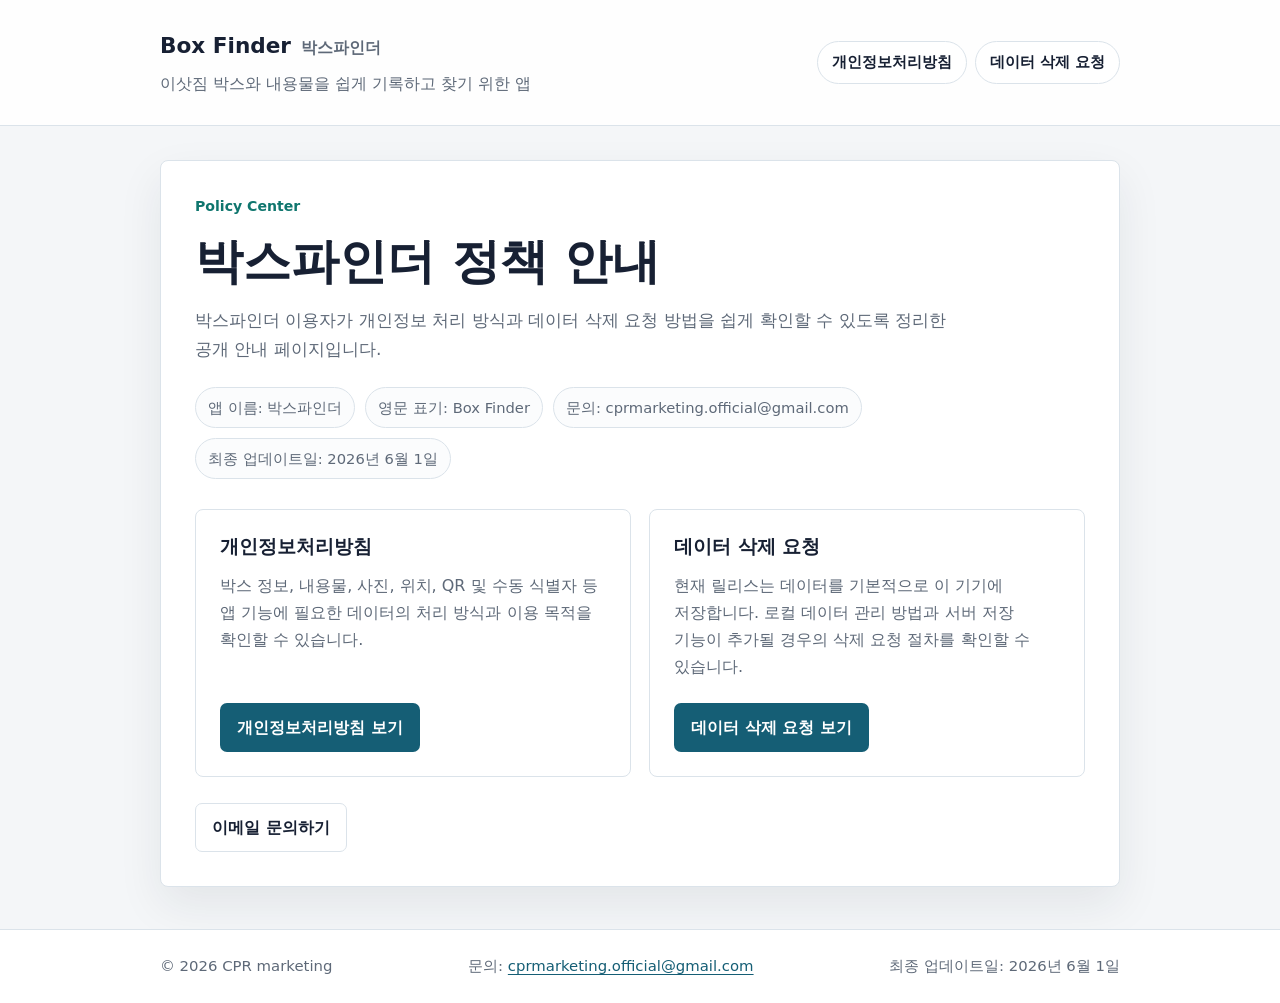
<file: index.html>
<!doctype html>
<html lang="ko">
<head>
  <meta charset="utf-8">
  <meta name="viewport" content="width=device-width, initial-scale=1">
  <title>박스파인더 정책 안내 | Box Finder</title>
  <meta name="description" content="박스파인더 개인정보처리방침과 데이터 삭제 요청 안내입니다.">
  <link rel="stylesheet" href="./styles.css">
</head>
<body>
  <a class="skip-link" href="#main-content">본문으로 바로가기</a>

  <header class="site-header">
    <div class="container header-shell">
      <div>
        <a class="brand" href="./" aria-label="박스파인더 정책 안내 홈">
          <span class="brand-main">Box Finder</span>
          <span class="brand-sub">박스파인더</span>
        </a>
        <p class="tagline">이삿짐 박스와 내용물을 쉽게 기록하고 찾기 위한 앱</p>
      </div>
      <nav class="site-nav" aria-label="주요 정책 페이지">
        <a href="./privacy-policy/">개인정보처리방침</a>
        <a href="./delete-account/">데이터 삭제 요청</a>
      </nav>
    </div>
  </header>

  <main id="main-content" class="page-main">
    <div class="container">
      <section class="panel" aria-labelledby="page-title">
        <div class="panel-inner">
          <p class="eyebrow">Policy Center</p>
          <h1 id="page-title">박스파인더 정책 안내</h1>
          <p class="lead">
            박스파인더 이용자가 개인정보 처리 방식과 데이터 삭제 요청 방법을 쉽게 확인할 수 있도록 정리한 공개 안내 페이지입니다.
          </p>

          <ul class="meta-list" aria-label="서비스 정보">
            <li>앱 이름: 박스파인더</li>
            <li>영문 표기: Box Finder</li>
            <li>문의: cprmarketing.official@gmail.com</li>
            <li>최종 업데이트일: 2026년 6월 1일</li>
          </ul>

          <div class="resource-grid">
            <article class="resource-card">
              <h2>개인정보처리방침</h2>
              <p>
                박스 정보, 내용물, 사진, 위치, QR 및 수동 식별자 등 앱 기능에 필요한 데이터의 처리 방식과 이용 목적을 확인할 수 있습니다.
              </p>
              <div class="button-row">
                <a class="button" href="./privacy-policy/">개인정보처리방침 보기</a>
              </div>
            </article>

            <article class="resource-card">
              <h2>데이터 삭제 요청</h2>
              <p>
                현재 릴리스는 데이터를 기본적으로 이 기기에 저장합니다. 로컬 데이터 관리 방법과 서버 저장 기능이 추가될 경우의 삭제 요청 절차를 확인할 수 있습니다.
              </p>
              <div class="button-row">
                <a class="button" href="./delete-account/">데이터 삭제 요청 보기</a>
              </div>
            </article>
          </div>

          <div class="button-row">
            <a class="button secondary" href="mailto:cprmarketing.official@gmail.com">이메일 문의하기</a>
          </div>
        </div>
      </section>
    </div>
  </main>

  <footer class="site-footer">
    <div class="container footer-grid">
      <p>© 2026 CPR marketing</p>
      <p>문의: <a href="mailto:cprmarketing.official@gmail.com">cprmarketing.official@gmail.com</a></p>
      <p>최종 업데이트일: 2026년 6월 1일</p>
    </div>
  </footer>
</body>
</html>
</file>
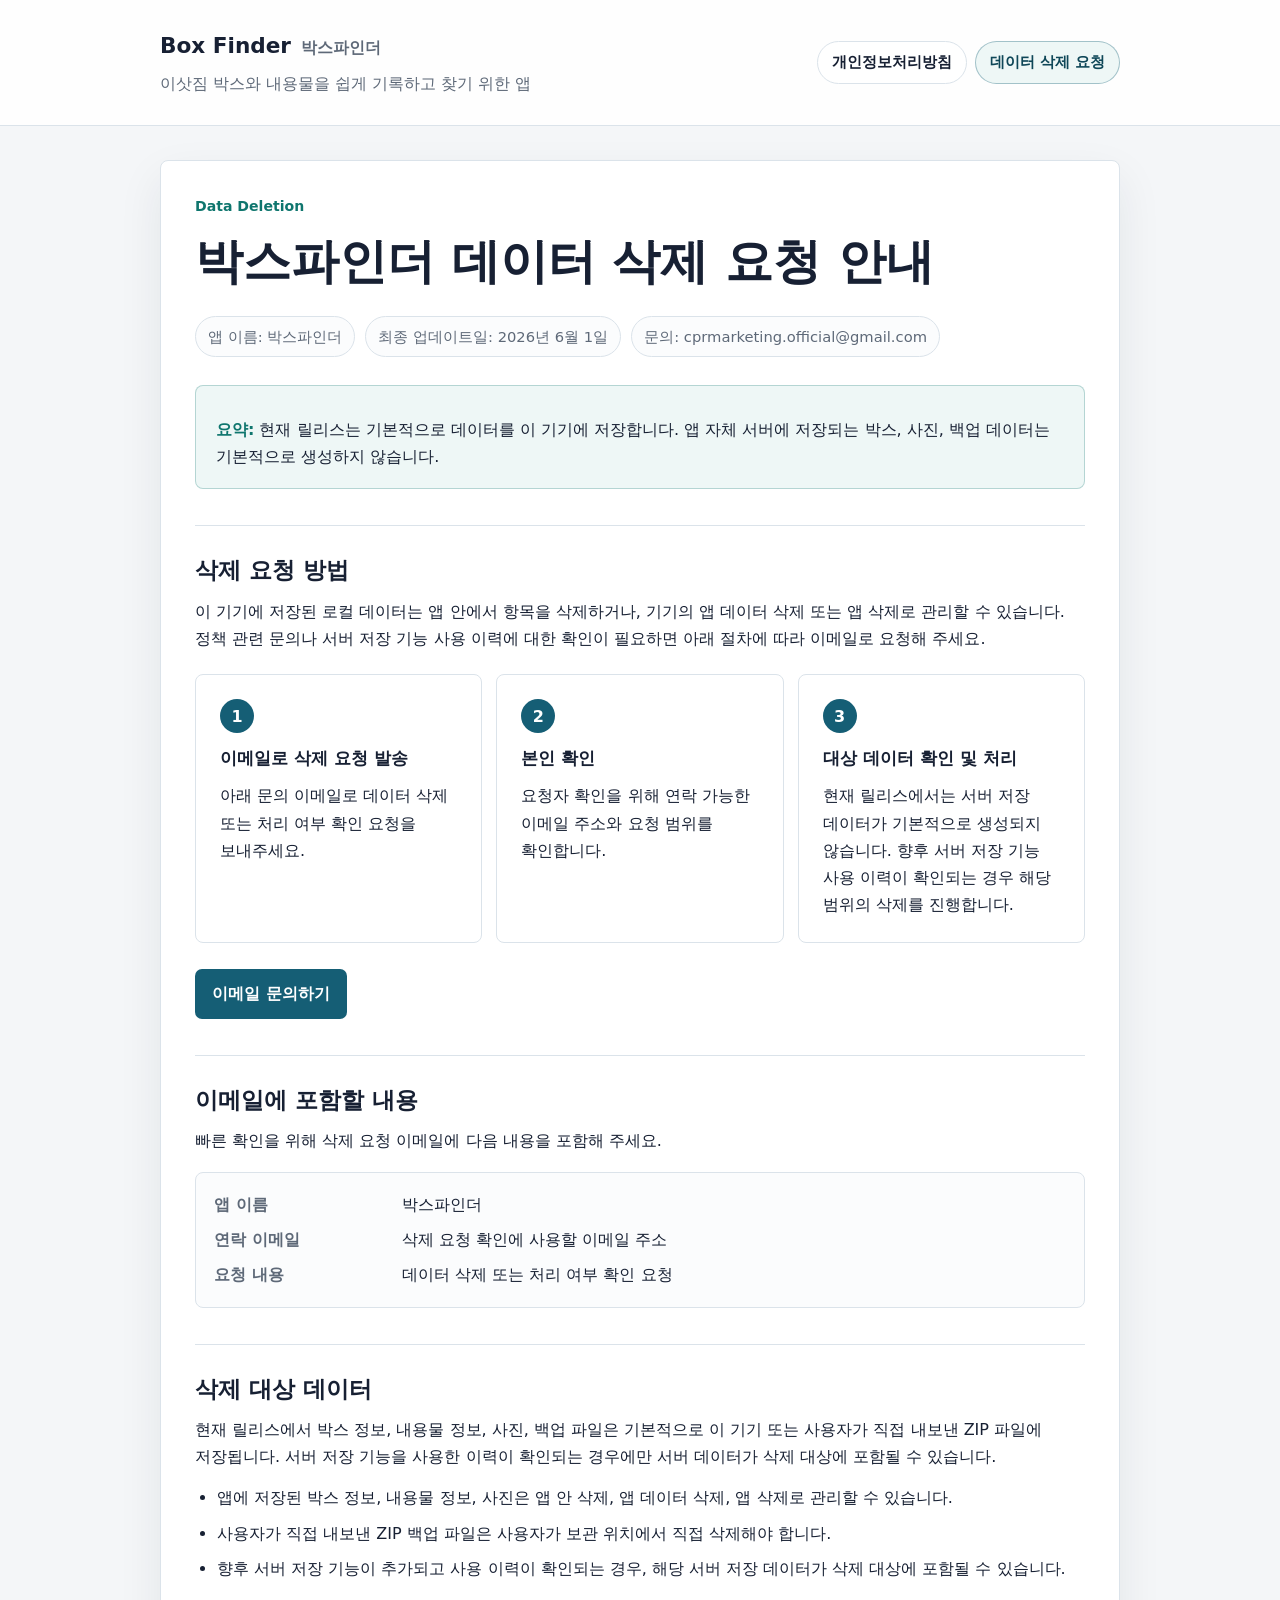
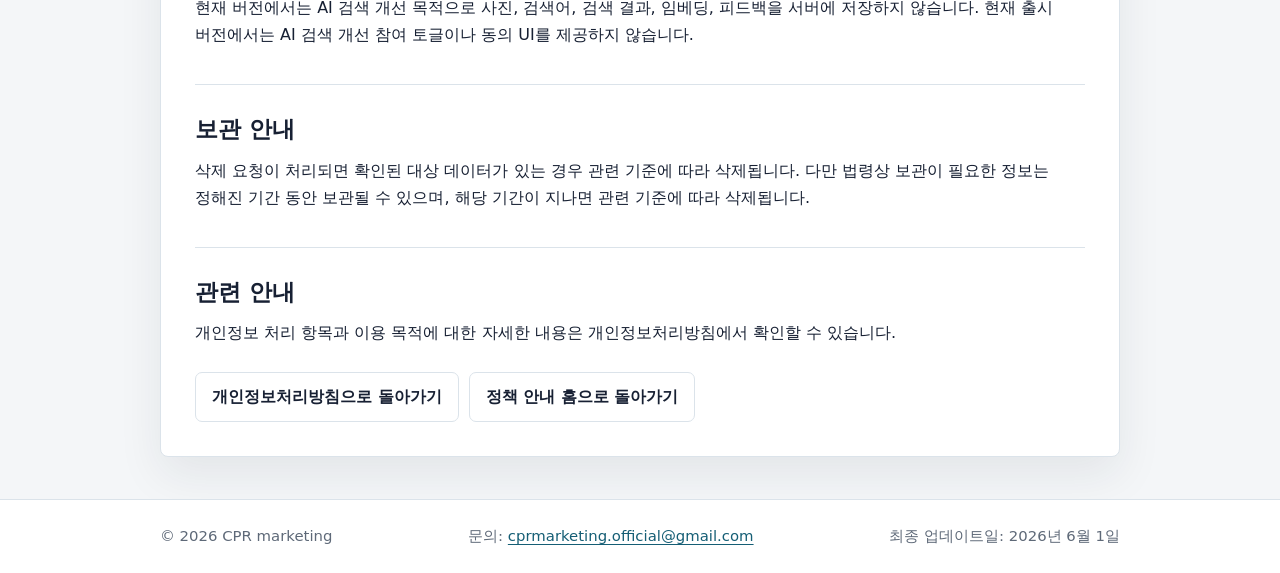
<file: delete-account/index.html>
<!doctype html>
<html lang="ko">
<head>
  <meta charset="utf-8">
  <meta name="viewport" content="width=device-width, initial-scale=1">
  <title>박스파인더 데이터 삭제 요청 안내 | Box Finder</title>
  <meta name="description" content="박스파인더 로컬 데이터 관리와 데이터 삭제 요청 방법 안내입니다.">
  <link rel="stylesheet" href="../styles.css">
</head>
<body>
  <a class="skip-link" href="#main-content">본문으로 바로가기</a>

  <header class="site-header">
    <div class="container header-shell">
      <div>
        <a class="brand" href="../" aria-label="박스파인더 정책 안내 홈">
          <span class="brand-main">Box Finder</span>
          <span class="brand-sub">박스파인더</span>
        </a>
        <p class="tagline">이삿짐 박스와 내용물을 쉽게 기록하고 찾기 위한 앱</p>
      </div>
      <nav class="site-nav" aria-label="주요 정책 페이지">
        <a href="../privacy-policy/">개인정보처리방침</a>
        <a href="../delete-account/" aria-current="page">데이터 삭제 요청</a>
      </nav>
    </div>
  </header>

  <main id="main-content" class="page-main">
    <div class="container">
      <article class="panel" aria-labelledby="page-title">
        <div class="panel-inner">
          <p class="eyebrow">Data Deletion</p>
          <h1 id="page-title">박스파인더 데이터 삭제 요청 안내</h1>
          <ul class="meta-list" aria-label="문서 정보">
            <li>앱 이름: 박스파인더</li>
            <li>최종 업데이트일: 2026년 6월 1일</li>
            <li>문의: cprmarketing.official@gmail.com</li>
          </ul>

          <div class="summary-box">
            <p>
              <strong>요약:</strong> 현재 릴리스는 기본적으로 데이터를 이 기기에 저장합니다. 앱 자체 서버에 저장되는 박스, 사진, 백업 데이터는 기본적으로 생성하지 않습니다.
            </p>
          </div>

          <section aria-labelledby="request-steps">
            <h2 id="request-steps">삭제 요청 방법</h2>
            <p>
              이 기기에 저장된 로컬 데이터는 앱 안에서 항목을 삭제하거나, 기기의 앱 데이터 삭제 또는 앱 삭제로 관리할 수 있습니다. 정책 관련 문의나 서버 저장 기능 사용 이력에 대한 확인이 필요하면 아래 절차에 따라 이메일로 요청해 주세요.
            </p>
            <ol class="steps">
              <li class="step-card">
                <h3>이메일로 삭제 요청 발송</h3>
                <p>아래 문의 이메일로 데이터 삭제 또는 처리 여부 확인 요청을 보내주세요.</p>
              </li>
              <li class="step-card">
                <h3>본인 확인</h3>
                <p>요청자 확인을 위해 연락 가능한 이메일 주소와 요청 범위를 확인합니다.</p>
              </li>
              <li class="step-card">
                <h3>대상 데이터 확인 및 처리</h3>
                <p>현재 릴리스에서는 서버 저장 데이터가 기본적으로 생성되지 않습니다. 향후 서버 저장 기능 사용 이력이 확인되는 경우 해당 범위의 삭제를 진행합니다.</p>
              </li>
            </ol>
            <div class="button-row">
              <a class="button" href="mailto:cprmarketing.official@gmail.com?subject=Box%20Finder%20data%20deletion%20request">이메일 문의하기</a>
            </div>
          </section>

          <section aria-labelledby="email-content">
            <h2 id="email-content">이메일에 포함할 내용</h2>
            <p>빠른 확인을 위해 삭제 요청 이메일에 다음 내용을 포함해 주세요.</p>
            <div class="mail-template">
              <dl>
                <dt>앱 이름</dt>
                <dd>박스파인더</dd>
                <dt>연락 이메일</dt>
                <dd>삭제 요청 확인에 사용할 이메일 주소</dd>
                <dt>요청 내용</dt>
                <dd>데이터 삭제 또는 처리 여부 확인 요청</dd>
              </dl>
            </div>
          </section>

          <section aria-labelledby="delete-scope">
            <h2 id="delete-scope">삭제 대상 데이터</h2>
            <p>현재 릴리스에서 박스 정보, 내용물 정보, 사진, 백업 파일은 기본적으로 이 기기 또는 사용자가 직접 내보낸 ZIP 파일에 저장됩니다. 서버 저장 기능을 사용한 이력이 확인되는 경우에만 서버 데이터가 삭제 대상에 포함될 수 있습니다.</p>
            <ul class="content-list">
              <li>앱에 저장된 박스 정보, 내용물 정보, 사진은 앱 안 삭제, 앱 데이터 삭제, 앱 삭제로 관리할 수 있습니다.</li>
              <li>사용자가 직접 내보낸 ZIP 백업 파일은 사용자가 보관 위치에서 직접 삭제해야 합니다.</li>
              <li>향후 서버 저장 기능이 추가되고 사용 이력이 확인되는 경우, 해당 서버 저장 데이터가 삭제 대상에 포함될 수 있습니다.</li>
            </ul>
            <p>
              현재 버전에서는 AI 검색 개선 목적으로 사진, 검색어, 검색 결과, 임베딩, 피드백을 서버에 저장하지 않습니다.
              현재 출시 버전에서는 AI 검색 개선 참여 토글이나 동의 UI를 제공하지 않습니다.
            </p>
          </section>

          <section aria-labelledby="retention-note">
            <h2 id="retention-note">보관 안내</h2>
            <p>
              삭제 요청이 처리되면 확인된 대상 데이터가 있는 경우 관련 기준에 따라 삭제됩니다.
              다만 법령상 보관이 필요한 정보는 정해진 기간 동안 보관될 수 있으며, 해당 기간이 지나면 관련 기준에 따라 삭제됩니다.
            </p>
          </section>

          <section aria-labelledby="policy-link">
            <h2 id="policy-link">관련 안내</h2>
            <p>
              개인정보 처리 항목과 이용 목적에 대한 자세한 내용은 개인정보처리방침에서 확인할 수 있습니다.
            </p>
            <div class="button-row">
              <a class="button secondary" href="../privacy-policy/">개인정보처리방침으로 돌아가기</a>
              <a class="button secondary" href="../">정책 안내 홈으로 돌아가기</a>
            </div>
          </section>
        </div>
      </article>
    </div>
  </main>

  <footer class="site-footer">
    <div class="container footer-grid">
      <p>© 2026 CPR marketing</p>
      <p>문의: <a href="mailto:cprmarketing.official@gmail.com">cprmarketing.official@gmail.com</a></p>
      <p>최종 업데이트일: 2026년 6월 1일</p>
    </div>
  </footer>
</body>
</html>
</file>
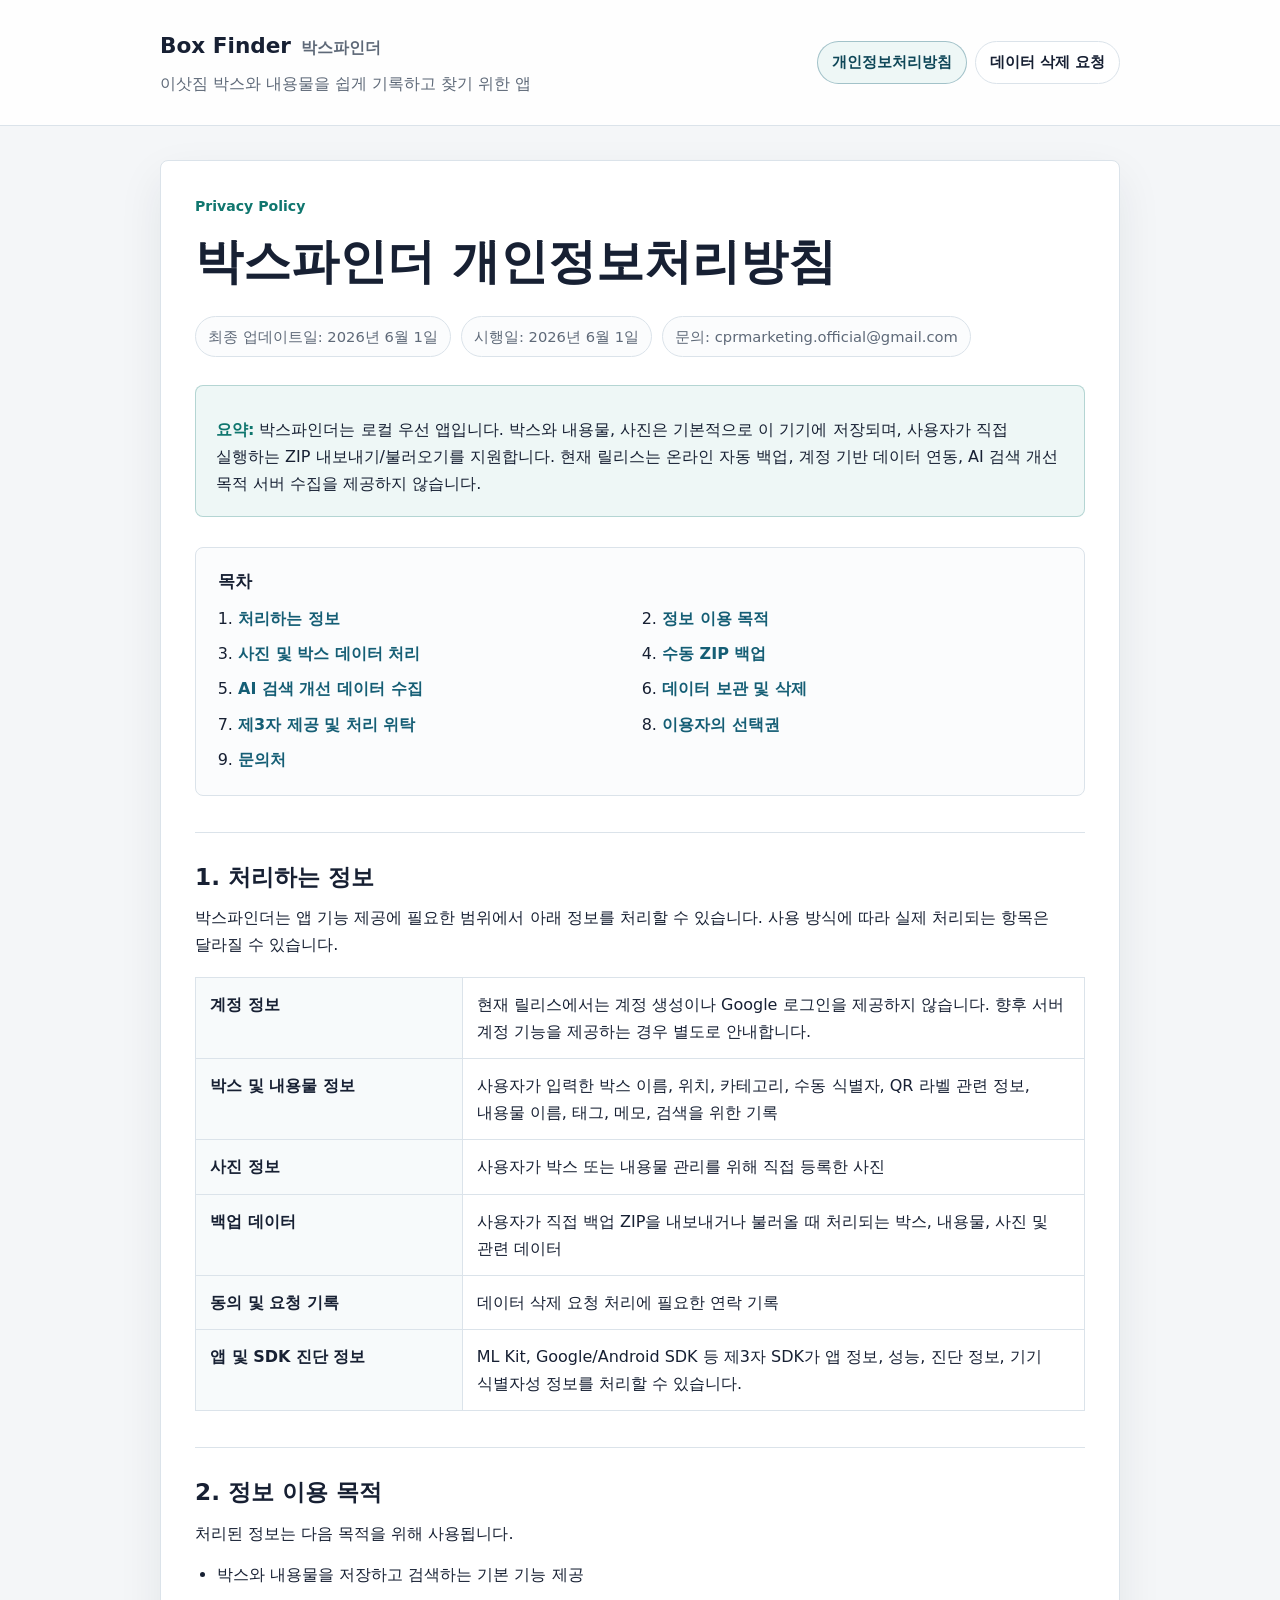
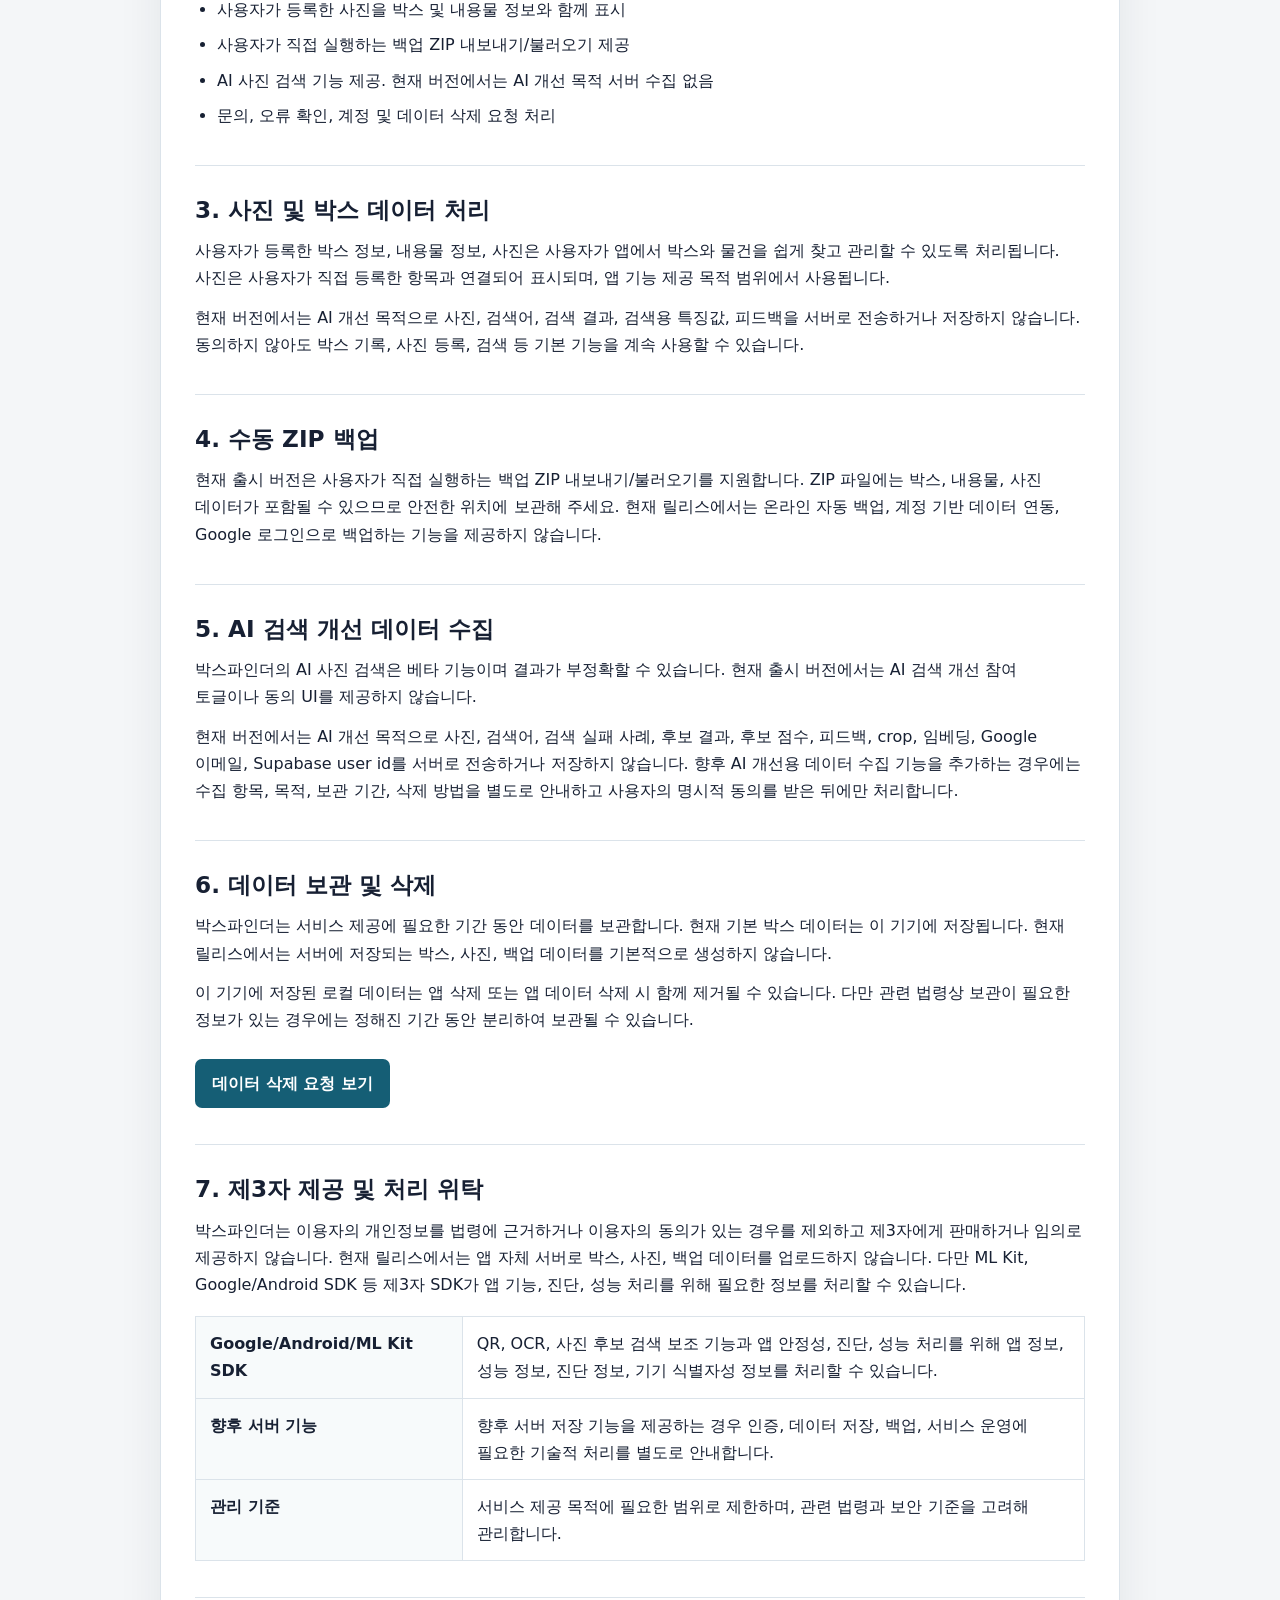
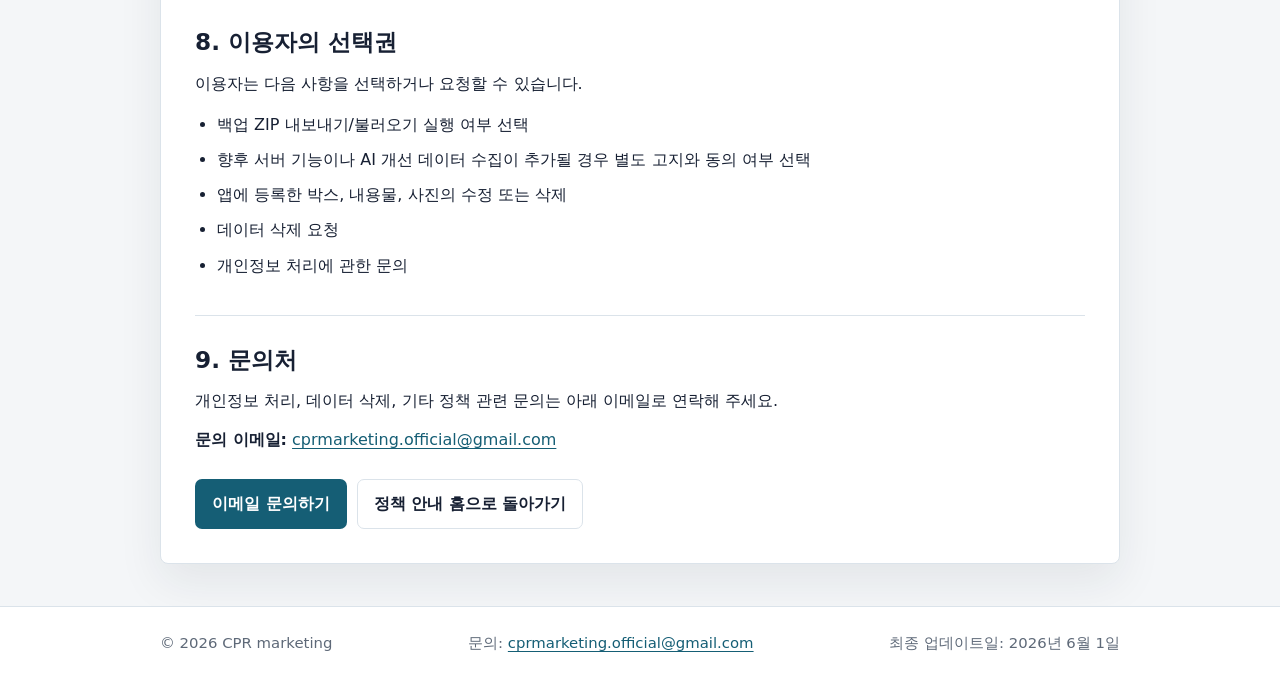
<file: privacy-policy/index.html>
<!doctype html>
<html lang="ko">
<head>
  <meta charset="utf-8">
  <meta name="viewport" content="width=device-width, initial-scale=1">
  <title>박스파인더 개인정보처리방침 | Box Finder</title>
  <meta name="description" content="박스파인더의 개인정보 처리 항목, 이용 목적, 보관 및 삭제, 이용자 선택권 안내입니다.">
  <link rel="stylesheet" href="../styles.css">
</head>
<body>
  <a class="skip-link" href="#main-content">본문으로 바로가기</a>

  <header class="site-header">
    <div class="container header-shell">
      <div>
        <a class="brand" href="../" aria-label="박스파인더 정책 안내 홈">
          <span class="brand-main">Box Finder</span>
          <span class="brand-sub">박스파인더</span>
        </a>
        <p class="tagline">이삿짐 박스와 내용물을 쉽게 기록하고 찾기 위한 앱</p>
      </div>
      <nav class="site-nav" aria-label="주요 정책 페이지">
        <a href="../privacy-policy/" aria-current="page">개인정보처리방침</a>
        <a href="../delete-account/">데이터 삭제 요청</a>
      </nav>
    </div>
  </header>

  <main id="main-content" class="page-main">
    <div class="container">
      <article class="panel" aria-labelledby="page-title">
        <div class="panel-inner">
          <p class="eyebrow">Privacy Policy</p>
          <h1 id="page-title">박스파인더 개인정보처리방침</h1>
          <ul class="meta-list" aria-label="문서 정보">
            <li>최종 업데이트일: 2026년 6월 1일</li>
            <li>시행일: 2026년 6월 1일</li>
            <li>문의: cprmarketing.official@gmail.com</li>
          </ul>

          <div class="summary-box">
            <p>
              <strong>요약:</strong> 박스파인더는 로컬 우선 앱입니다. 박스와 내용물, 사진은 기본적으로 이 기기에 저장되며, 사용자가 직접 실행하는 ZIP 내보내기/불러오기를 지원합니다. 현재 릴리스는 온라인 자동 백업, 계정 기반 데이터 연동, AI 검색 개선 목적 서버 수집을 제공하지 않습니다.
            </p>
          </div>

          <nav class="toc" aria-labelledby="toc-title">
            <h2 id="toc-title">목차</h2>
            <ol>
              <li><a href="#section-1">처리하는 정보</a></li>
              <li><a href="#section-2">정보 이용 목적</a></li>
              <li><a href="#section-3">사진 및 박스 데이터 처리</a></li>
              <li><a href="#section-4">수동 ZIP 백업</a></li>
              <li><a href="#section-5">AI 검색 개선 데이터 수집</a></li>
              <li><a href="#section-6">데이터 보관 및 삭제</a></li>
              <li><a href="#section-7">제3자 제공 및 처리 위탁</a></li>
              <li><a href="#section-8">이용자의 선택권</a></li>
              <li><a href="#section-9">문의처</a></li>
            </ol>
          </nav>

          <section id="section-1">
            <h2>1. 처리하는 정보</h2>
            <p>
              박스파인더는 앱 기능 제공에 필요한 범위에서 아래 정보를 처리할 수 있습니다. 사용 방식에 따라 실제 처리되는 항목은 달라질 수 있습니다.
            </p>
            <table class="info-table">
              <tbody>
                <tr>
                  <th scope="row">계정 정보</th>
                  <td>현재 릴리스에서는 계정 생성이나 Google 로그인을 제공하지 않습니다. 향후 서버 계정 기능을 제공하는 경우 별도로 안내합니다.</td>
                </tr>
                <tr>
                  <th scope="row">박스 및 내용물 정보</th>
                  <td>사용자가 입력한 박스 이름, 위치, 카테고리, 수동 식별자, QR 라벨 관련 정보, 내용물 이름, 태그, 메모, 검색을 위한 기록</td>
                </tr>
                <tr>
                  <th scope="row">사진 정보</th>
                  <td>사용자가 박스 또는 내용물 관리를 위해 직접 등록한 사진</td>
                </tr>
                <tr>
                  <th scope="row">백업 데이터</th>
                  <td>사용자가 직접 백업 ZIP을 내보내거나 불러올 때 처리되는 박스, 내용물, 사진 및 관련 데이터</td>
                </tr>
                <tr>
                  <th scope="row">동의 및 요청 기록</th>
                  <td>데이터 삭제 요청 처리에 필요한 연락 기록</td>
                </tr>
                <tr>
                  <th scope="row">앱 및 SDK 진단 정보</th>
                  <td>ML Kit, Google/Android SDK 등 제3자 SDK가 앱 정보, 성능, 진단 정보, 기기 식별자성 정보를 처리할 수 있습니다.</td>
                </tr>
              </tbody>
            </table>
          </section>

          <section id="section-2">
            <h2>2. 정보 이용 목적</h2>
            <p>처리된 정보는 다음 목적을 위해 사용됩니다.</p>
            <ul class="content-list">
              <li>박스와 내용물을 저장하고 검색하는 기본 기능 제공</li>
              <li>사용자가 등록한 사진을 박스 및 내용물 정보와 함께 표시</li>
              <li>사용자가 직접 실행하는 백업 ZIP 내보내기/불러오기 제공</li>
              <li>AI 사진 검색 기능 제공. 현재 버전에서는 AI 개선 목적 서버 수집 없음</li>
              <li>문의, 오류 확인, 계정 및 데이터 삭제 요청 처리</li>
            </ul>
          </section>

          <section id="section-3">
            <h2>3. 사진 및 박스 데이터 처리</h2>
            <p>
              사용자가 등록한 박스 정보, 내용물 정보, 사진은 사용자가 앱에서 박스와 물건을 쉽게 찾고 관리할 수 있도록 처리됩니다.
              사진은 사용자가 직접 등록한 항목과 연결되어 표시되며, 앱 기능 제공 목적 범위에서 사용됩니다.
            </p>
            <p>
              현재 버전에서는 AI 개선 목적으로 사진, 검색어, 검색 결과, 검색용 특징값, 피드백을 서버로 전송하거나 저장하지 않습니다.
              동의하지 않아도 박스 기록, 사진 등록, 검색 등 기본 기능을 계속 사용할 수 있습니다.
            </p>
          </section>

          <section id="section-4">
            <h2>4. 수동 ZIP 백업</h2>
            <p>
              현재 출시 버전은 사용자가 직접 실행하는 백업 ZIP 내보내기/불러오기를 지원합니다. ZIP 파일에는 박스, 내용물, 사진 데이터가 포함될 수 있으므로 안전한 위치에 보관해 주세요.
              현재 릴리스에서는 온라인 자동 백업, 계정 기반 데이터 연동, Google 로그인으로 백업하는 기능을 제공하지 않습니다.
            </p>
          </section>

          <section id="section-5">
            <h2>5. AI 검색 개선 데이터 수집</h2>
            <p>
              박스파인더의 AI 사진 검색은 베타 기능이며 결과가 부정확할 수 있습니다.
              현재 출시 버전에서는 AI 검색 개선 참여 토글이나 동의 UI를 제공하지 않습니다.
            </p>
            <p>
              현재 버전에서는 AI 개선 목적으로 사진, 검색어, 검색 실패 사례, 후보 결과, 후보 점수, 피드백, crop, 임베딩, Google 이메일, Supabase user id를 서버로 전송하거나 저장하지 않습니다.
              향후 AI 개선용 데이터 수집 기능을 추가하는 경우에는 수집 항목, 목적, 보관 기간, 삭제 방법을 별도로 안내하고 사용자의 명시적 동의를 받은 뒤에만 처리합니다.
            </p>
          </section>

          <section id="section-6">
            <h2>6. 데이터 보관 및 삭제</h2>
            <p>
              박스파인더는 서비스 제공에 필요한 기간 동안 데이터를 보관합니다. 현재 기본 박스 데이터는 이 기기에 저장됩니다. 현재 릴리스에서는 서버에 저장되는 박스, 사진, 백업 데이터를 기본적으로 생성하지 않습니다.
            </p>
            <p>
              이 기기에 저장된 로컬 데이터는 앱 삭제 또는 앱 데이터 삭제 시 함께 제거될 수 있습니다. 다만 관련 법령상 보관이 필요한 정보가 있는 경우에는 정해진 기간 동안 분리하여 보관될 수 있습니다.
            </p>
            <div class="button-row">
              <a class="button" href="../delete-account/">데이터 삭제 요청 보기</a>
            </div>
          </section>

          <section id="section-7">
            <h2>7. 제3자 제공 및 처리 위탁</h2>
            <p>
              박스파인더는 이용자의 개인정보를 법령에 근거하거나 이용자의 동의가 있는 경우를 제외하고 제3자에게 판매하거나 임의로 제공하지 않습니다.
              현재 릴리스에서는 앱 자체 서버로 박스, 사진, 백업 데이터를 업로드하지 않습니다. 다만 ML Kit, Google/Android SDK 등 제3자 SDK가 앱 기능, 진단, 성능 처리를 위해 필요한 정보를 처리할 수 있습니다.
            </p>
            <table class="info-table">
              <tbody>
                <tr>
                  <th scope="row">Google/Android/ML Kit SDK</th>
                  <td>QR, OCR, 사진 후보 검색 보조 기능과 앱 안정성, 진단, 성능 처리를 위해 앱 정보, 성능 정보, 진단 정보, 기기 식별자성 정보를 처리할 수 있습니다.</td>
                </tr>
                <tr>
                  <th scope="row">향후 서버 기능</th>
                  <td>향후 서버 저장 기능을 제공하는 경우 인증, 데이터 저장, 백업, 서비스 운영에 필요한 기술적 처리를 별도로 안내합니다.</td>
                </tr>
                <tr>
                  <th scope="row">관리 기준</th>
                  <td>서비스 제공 목적에 필요한 범위로 제한하며, 관련 법령과 보안 기준을 고려해 관리합니다.</td>
                </tr>
              </tbody>
            </table>
          </section>

          <section id="section-8">
            <h2>8. 이용자의 선택권</h2>
            <p>이용자는 다음 사항을 선택하거나 요청할 수 있습니다.</p>
            <ul class="check-list">
              <li>백업 ZIP 내보내기/불러오기 실행 여부 선택</li>
              <li>향후 서버 기능이나 AI 개선 데이터 수집이 추가될 경우 별도 고지와 동의 여부 선택</li>
              <li>앱에 등록한 박스, 내용물, 사진의 수정 또는 삭제</li>
              <li>데이터 삭제 요청</li>
              <li>개인정보 처리에 관한 문의</li>
            </ul>
          </section>

          <section id="section-9">
            <h2>9. 문의처</h2>
            <p>
              개인정보 처리, 데이터 삭제, 기타 정책 관련 문의는 아래 이메일로 연락해 주세요.
            </p>
            <p><strong>문의 이메일:</strong> <a href="mailto:cprmarketing.official@gmail.com">cprmarketing.official@gmail.com</a></p>
            <div class="button-row">
              <a class="button" href="mailto:cprmarketing.official@gmail.com">이메일 문의하기</a>
              <a class="button secondary" href="../">정책 안내 홈으로 돌아가기</a>
            </div>
          </section>
        </div>
      </article>
    </div>
  </main>

  <footer class="site-footer">
    <div class="container footer-grid">
      <p>© 2026 CPR marketing</p>
      <p>문의: <a href="mailto:cprmarketing.official@gmail.com">cprmarketing.official@gmail.com</a></p>
      <p>최종 업데이트일: 2026년 6월 1일</p>
    </div>
  </footer>
</body>
</html>
</file>
<file: styles.css>
:root {
  color-scheme: light;
  --bg: #f4f6f8;
  --surface: #ffffff;
  --surface-soft: #eef7f6;
  --text: #172033;
  --muted: #5e6978;
  --border: #dbe3ea;
  --primary: #155e75;
  --primary-dark: #0f4758;
  --accent: #0f766e;
  --shadow: 0 18px 45px rgba(23, 32, 51, 0.08);
  --radius: 8px;
}

* {
  box-sizing: border-box;
}

html {
  scroll-behavior: smooth;
}

body {
  margin: 0;
  min-width: 320px;
  background: var(--bg);
  color: var(--text);
  font-family: system-ui, -apple-system, BlinkMacSystemFont, "Segoe UI", sans-serif;
  font-size: 16px;
  line-height: 1.7;
  word-break: keep-all;
}

a {
  color: var(--primary);
  text-decoration-thickness: 0.08em;
  text-underline-offset: 0.18em;
}

a:hover,
a:focus-visible {
  color: var(--primary-dark);
}

a:focus-visible {
  outline: 3px solid rgba(21, 94, 117, 0.24);
  outline-offset: 3px;
}

.skip-link {
  position: absolute;
  left: 16px;
  top: 12px;
  z-index: 10;
  transform: translateY(-160%);
  border-radius: 6px;
  background: var(--text);
  color: #fff;
  padding: 8px 12px;
}

.skip-link:focus {
  transform: translateY(0);
}

.container {
  width: min(100% - 40px, 960px);
  margin: 0 auto;
}

.site-header {
  border-bottom: 1px solid var(--border);
  background: rgba(255, 255, 255, 0.92);
}

.header-shell {
  display: grid;
  grid-template-columns: 1fr auto;
  gap: 18px 28px;
  align-items: center;
  padding: 28px 0;
}

.brand {
  display: inline-flex;
  align-items: baseline;
  gap: 10px;
  color: var(--text);
  text-decoration: none;
}

.brand-main {
  font-size: 1.35rem;
  font-weight: 800;
  letter-spacing: 0;
}

.brand-sub {
  color: var(--muted);
  font-size: 0.98rem;
  font-weight: 700;
}

.tagline {
  margin: 6px 0 0;
  color: var(--muted);
  font-size: 0.98rem;
}

.site-nav {
  display: flex;
  flex-wrap: wrap;
  justify-content: flex-end;
  gap: 8px;
}

.site-nav a {
  display: inline-flex;
  align-items: center;
  min-height: 40px;
  border: 1px solid var(--border);
  border-radius: 999px;
  padding: 8px 14px;
  background: #fff;
  color: var(--text);
  font-size: 0.94rem;
  font-weight: 700;
  text-decoration: none;
}

.site-nav a[aria-current="page"],
.site-nav a:hover,
.site-nav a:focus-visible {
  border-color: rgba(21, 94, 117, 0.35);
  background: var(--surface-soft);
  color: var(--primary-dark);
}

.page-main {
  padding: 34px 0 42px;
}

.panel {
  border: 1px solid var(--border);
  border-radius: var(--radius);
  background: var(--surface);
  box-shadow: var(--shadow);
}

.panel-inner {
  padding: 34px;
}

.eyebrow {
  margin: 0 0 10px;
  color: var(--accent);
  font-size: 0.88rem;
  font-weight: 800;
}

h1,
h2,
h3 {
  margin: 0;
  color: var(--text);
  line-height: 1.35;
  letter-spacing: 0;
}

h1 {
  max-width: 780px;
  font-size: clamp(2rem, 4vw, 3rem);
}

h2 {
  margin-top: 36px;
  padding-top: 28px;
  border-top: 1px solid var(--border);
  font-size: 1.45rem;
}

h3 {
  font-size: 1.08rem;
}

p {
  margin: 12px 0 0;
}

.lead {
  max-width: 760px;
  color: var(--muted);
  font-size: 1.08rem;
}

.meta-list {
  display: flex;
  flex-wrap: wrap;
  gap: 10px;
  margin: 22px 0 0;
  padding: 0;
  list-style: none;
}

.meta-list li {
  border: 1px solid var(--border);
  border-radius: 999px;
  padding: 7px 12px;
  background: #fbfcfd;
  color: var(--muted);
  font-size: 0.92rem;
}

.summary-box {
  margin-top: 28px;
  border: 1px solid rgba(15, 118, 110, 0.26);
  border-radius: var(--radius);
  background: var(--surface-soft);
  padding: 18px 20px;
}

.summary-box strong {
  color: var(--accent);
}

.button-row {
  display: flex;
  flex-wrap: wrap;
  gap: 10px;
  margin-top: 26px;
}

.button {
  display: inline-flex;
  align-items: center;
  justify-content: center;
  min-height: 44px;
  border: 1px solid transparent;
  border-radius: 7px;
  padding: 10px 16px;
  background: var(--primary);
  color: #fff;
  font-weight: 800;
  text-align: center;
  text-decoration: none;
}

.button:hover,
.button:focus-visible {
  background: var(--primary-dark);
  color: #fff;
}

.button.secondary {
  border-color: var(--border);
  background: #fff;
  color: var(--text);
}

.button.secondary:hover,
.button.secondary:focus-visible {
  border-color: rgba(21, 94, 117, 0.35);
  background: var(--surface-soft);
  color: var(--primary-dark);
}

.resource-grid {
  display: grid;
  grid-template-columns: repeat(2, minmax(0, 1fr));
  gap: 18px;
  margin-top: 30px;
}

.resource-card,
.step-card {
  border: 1px solid var(--border);
  border-radius: var(--radius);
  background: #fff;
  padding: 24px;
}

.resource-card {
  display: flex;
  min-height: 250px;
  flex-direction: column;
}

.resource-card p {
  color: var(--muted);
}

.resource-card h2 {
  margin: 0;
  padding: 0;
  border: 0;
  font-size: 1.2rem;
}

.resource-card .button-row {
  margin-top: auto;
  padding-top: 22px;
}

.toc {
  margin-top: 30px;
  border: 1px solid var(--border);
  border-radius: var(--radius);
  background: #fbfcfd;
  padding: 22px;
}

.toc h2 {
  margin: 0 0 12px;
  padding: 0;
  border: 0;
  font-size: 1.08rem;
}

.toc ol {
  display: grid;
  grid-template-columns: repeat(2, minmax(0, 1fr));
  gap: 8px 24px;
  margin: 0;
  padding-left: 20px;
}

.toc a {
  font-weight: 700;
  text-decoration: none;
}

.content-list,
.check-list {
  margin: 14px 0 0;
  padding-left: 22px;
}

.content-list li,
.check-list li {
  margin-top: 8px;
}

.info-table {
  width: 100%;
  margin-top: 18px;
  border-collapse: collapse;
  overflow-wrap: anywhere;
}

.info-table th,
.info-table td {
  border: 1px solid var(--border);
  padding: 13px 14px;
  text-align: left;
  vertical-align: top;
}

.info-table th {
  width: 30%;
  background: #f7fafb;
  color: var(--text);
  font-weight: 800;
}

.steps {
  display: grid;
  grid-template-columns: repeat(3, minmax(0, 1fr));
  gap: 14px;
  margin: 22px 0 0;
  padding: 0;
  list-style: none;
  counter-reset: step;
}

.step-card {
  counter-increment: step;
}

.step-card::before {
  display: inline-flex;
  align-items: center;
  justify-content: center;
  width: 34px;
  height: 34px;
  margin-bottom: 14px;
  border-radius: 50%;
  background: var(--primary);
  color: #fff;
  content: counter(step);
  font-weight: 800;
}

.mail-template {
  margin-top: 18px;
  border: 1px solid var(--border);
  border-radius: var(--radius);
  background: #fbfcfd;
  padding: 18px;
}

.mail-template dl {
  display: grid;
  grid-template-columns: 170px 1fr;
  gap: 8px 18px;
  margin: 0;
}

.mail-template dt {
  color: var(--muted);
  font-weight: 800;
}

.mail-template dd {
  margin: 0;
}

.site-footer {
  border-top: 1px solid var(--border);
  background: #fff;
}

.footer-grid {
  display: flex;
  flex-wrap: wrap;
  justify-content: space-between;
  gap: 10px 22px;
  padding: 24px 0;
  color: var(--muted);
  font-size: 0.93rem;
}

.footer-grid p {
  margin: 0;
}

@media (max-width: 760px) {
  .container {
    width: min(100% - 28px, 960px);
  }

  .header-shell {
    grid-template-columns: 1fr;
    padding: 22px 0;
  }

  .site-nav {
    justify-content: flex-start;
  }

  .page-main {
    padding: 24px 0 32px;
  }

  .panel-inner {
    padding: 24px 18px;
  }

  h1 {
    font-size: 2rem;
  }

  h2 {
    margin-top: 30px;
    padding-top: 24px;
    font-size: 1.28rem;
  }

  .resource-grid,
  .toc ol,
  .steps {
    grid-template-columns: 1fr;
  }

  .resource-card {
    min-height: auto;
  }

  .button {
    width: 100%;
  }

  .info-table,
  .info-table tbody,
  .info-table tr,
  .info-table th,
  .info-table td {
    display: block;
    width: 100%;
  }

  .info-table tr + tr {
    margin-top: 12px;
  }

  .info-table th {
    border-bottom: 0;
  }

  .mail-template dl {
    grid-template-columns: 1fr;
    gap: 4px;
  }
}
</file>
